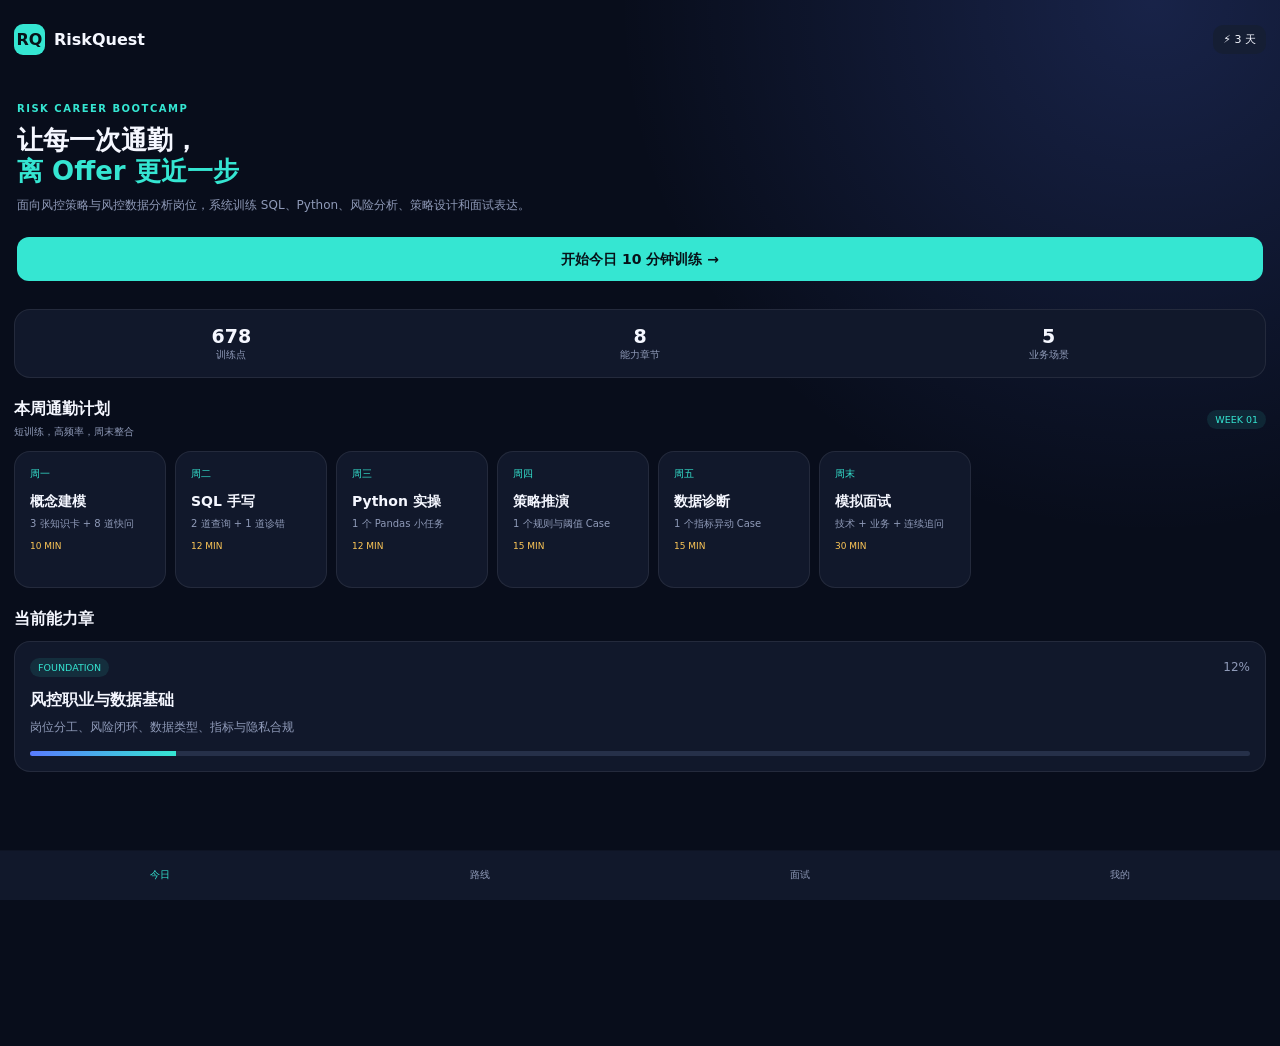
<file: index.html>
<!doctype html>
<html lang="zh-CN">
<head>
  <meta charset="UTF-8" />
  <meta name="viewport" content="width=device-width,initial-scale=1,viewport-fit=cover" />
  <meta name="theme-color" content="#080d1b" />
  <meta name="apple-mobile-web-app-capable" content="yes" />
  <meta name="apple-mobile-web-app-status-bar-style" content="black-translucent" />
  <meta name="apple-mobile-web-app-title" content="RiskQuest" />
  <link rel="manifest" href="./manifest.webmanifest" />
  <link rel="apple-touch-icon" href="./icons/icon-192.svg" />
  <title>RiskQuest 风控求职训练营</title>
  <script type="module" crossorigin src="./assets/app-zAOCsvY_.js"></script>
  <link rel="stylesheet" crossorigin href="./assets/style-ARplaBJe.css">
</head>
<body><div id="app"></div></body>
</html>
</file>
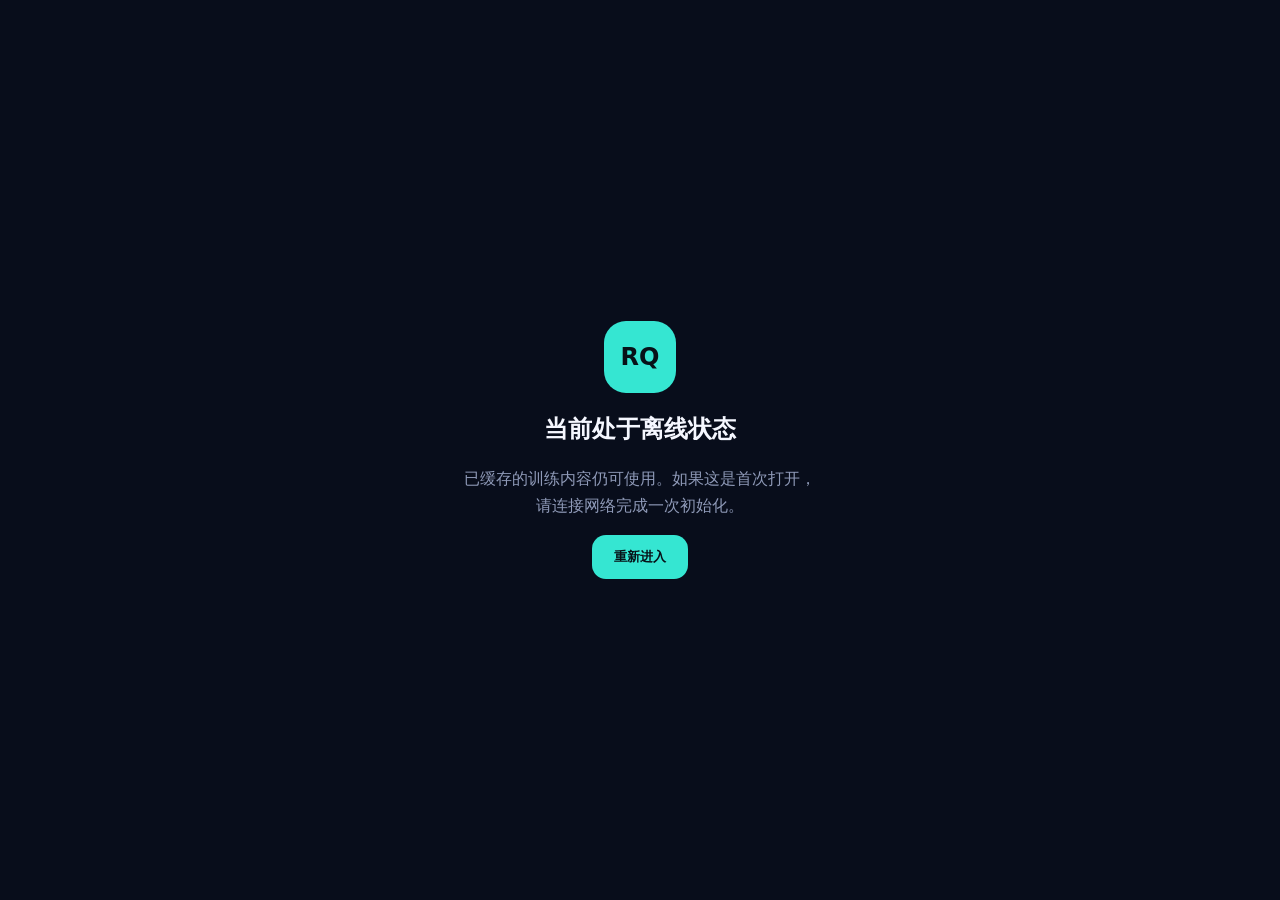
<file: offline.html>
<!doctype html><html lang="zh-CN"><meta charset="utf-8"><meta name="viewport" content="width=device-width,initial-scale=1"><meta name="theme-color" content="#080d1b"><title>RiskQuest 离线</title><style>body{margin:0;display:grid;place-items:center;min-height:100vh;background:#080d1b;color:#f5f7ff;font-family:system-ui}.box{max-width:360px;padding:30px;text-align:center}.mark{width:72px;height:72px;margin:auto;display:grid;place-items:center;border-radius:22px;background:#35e6d2;color:#071218;font-weight:900;font-size:24px}p{color:#8f9ab8;line-height:1.7}button{border:0;border-radius:14px;padding:13px 22px;background:#35e6d2;color:#071218;font-weight:800}</style><body><div class="box"><div class="mark">RQ</div><h2>当前处于离线状态</h2><p>已缓存的训练内容仍可使用。如果这是首次打开，请连接网络完成一次初始化。</p><button onclick="location.reload()">重新进入</button></div></body></html>
</file>
<file: assets/style-ARplaBJe.css>
uni-toast{position:fixed;top:0;right:0;bottom:0;left:0;z-index:999;display:block;box-sizing:border-box;pointer-events:none;font-size:16px}.uni-sample-toast{position:fixed;z-index:999;top:50%;left:50%;transform:translate(-50%,-50%);text-align:center;max-width:80%}.uni-simple-toast__text{display:inline-block;vertical-align:middle;color:#fff;background-color:rgba(17,17,17,.7);padding:10px 20px;border-radius:5px;font-size:13px;text-align:center;max-width:100%;word-break:break-all;white-space:normal}uni-toast .uni-mask{pointer-events:auto}.uni-toast{position:fixed;z-index:999;width:8em;top:50%;left:50%;transform:translate(-50%,-50%);background:rgba(17,17,17,.7);text-align:center;border-radius:5px;color:#fff}.uni-toast *{box-sizing:border-box}.uni-toast__icon{margin:20px 0 0;width:38px!important;height:38px!important;vertical-align:baseline!important}.uni-icon_toast{margin:15px 0 0}.uni-icon_toast.uni-icon-success-no-circle:before{color:#fff;font-size:55px}.uni-icon_toast.uni-loading{margin:20px 0 0;width:38px;height:38px;vertical-align:baseline}.uni-toast__content{margin:0 0 15px}*{margin:0;-webkit-tap-highlight-color:transparent}html,body{-webkit-user-select:none;-moz-user-select:none;user-select:none;width:100%;height:100%}body{overflow-x:hidden;font-size:16px}uni-app,uni-page,uni-page-wrapper,uni-page-body{display:block;box-sizing:border-box;width:100%}uni-page-wrapper{position:relative}#app,uni-app,uni-page,uni-page-wrapper{height:100%}.uni-mask{position:fixed;z-index:999;top:0;right:0;left:0;bottom:0;background:rgba(0,0,0,.5)}.uni-fade-enter-active,.uni-fade-leave-active{transition-duration:.25s;transition-property:opacity;transition-timing-function:ease}.uni-fade-enter-from,.uni-fade-leave-active{opacity:0}.uni-loading,uni-button[loading]:before{background-color:transparent;background-image:url(data:image/svg+xml;base64,\ [base64]);background-repeat:no-repeat}.uni-loading{width:20px;height:20px;display:inline-block;vertical-align:middle;animation:uni-loading 1s steps(12,end) infinite;background-size:100%}@keyframes uni-loading{0%{transform:rotate3d(0,0,1,0)}to{transform:rotate3d(0,0,1,360deg)}}html{--primary-color: #007aff;--UI-BG: #fff;--UI-BG-1: #f7f7f7;--UI-BG-2: #fff;--UI-BG-3: #f7f7f7;--UI-BG-4: #4c4c4c;--UI-BG-5: #fff;--UI-FG: #000;--UI-FG-0: rgba(0, 0, 0, .9);--UI-FG-HALF: rgba(0, 0, 0, .9);--UI-FG-1: rgba(0, 0, 0, .5);--UI-FG-2: rgba(0, 0, 0, .3);--UI-FG-3: rgba(0, 0, 0, .1)}uni-page[data-type] uni-page-body{background-color:transparent}body:after{position:fixed;content:"";left:-1000px;top:-1000px;animation:shadow-preload .1s;animation-delay:3s}@keyframes shadow-preload{0%{background-image:url(https://cdn.dcloud.net.cn/img/shadow-grey.png)}to{background-image:url(https://cdn.dcloud.net.cn/img/shadow-grey.png)}}.uni-async-error{position:absolute;left:0;right:0;top:0;bottom:0;color:#999;padding:100px 10px;text-align:center}.uni-async-loading{box-sizing:border-box;width:100%;padding:50px;text-align:center}.uni-async-loading .uni-loading{width:30px;height:30px}uni-page-head{display:block;box-sizing:border-box}.uni-page-head{position:fixed;left:var(--window-left);right:var(--window-right);height:44px;height:calc(44px + constant(safe-area-inset-top));height:calc(44px + env(safe-area-inset-top));padding:7px 3px;padding-top:calc(7px + constant(safe-area-inset-top));padding-top:calc(7px + env(safe-area-inset-top));display:flex;overflow:hidden;justify-content:space-between;box-sizing:border-box;z-index:998;color:#fff;background-color:#000;transition-property:all}.uni-page-head *{box-sizing:border-box}.uni-page-head .uni-btn-icon{overflow:hidden;min-width:1em;font-style:normal}.uni-page-head-titlePenetrate,.uni-page-head-titlePenetrate .uni-page-head-bd,.uni-page-head-titlePenetrate .uni-page-head-bd *{pointer-events:none}.uni-page-head-titlePenetrate *{pointer-events:auto}.uni-page-head.uni-page-head-transparent .uni-page-head-ft>div{justify-content:center}.uni-page-head~.uni-placeholder{width:100%;height:44px;height:calc(44px + constant(safe-area-inset-top));height:calc(44px + env(safe-area-inset-top))}.uni-placeholder-titlePenetrate{pointer-events:none}.uni-page-head-hd{display:flex;align-items:center;font-size:16px}.uni-page-head-bd{position:absolute;left:70px;right:70px;min-width:0;-webkit-user-select:auto;-moz-user-select:auto;user-select:auto}.uni-page-head-btn{position:relative;width:auto;margin:0 2px;word-break:keep-all;white-space:pre;cursor:pointer;font-size:0px}.uni-page-head-transparent .uni-page-head-btn{display:flex;align-items:center;width:32px;height:32px;border-radius:50%;background-color:rgba(0,0,0,.5)}.uni-page-head-btn-red-dot:after{content:attr(badge-text);position:absolute;right:0;top:0;background-color:red;color:#fff;width:18px;height:18px;line-height:18px;border-radius:18px;overflow:hidden;transform:scale(.5) translate(40%,-40%);transform-origin:100% 0}.uni-page-head-btn-red-dot[badge-text]:after{font-size:12px;width:auto;min-width:18px;max-width:42px;text-align:center;padding:0 3px;transform:scale(.7) translate(40%,-40%)}.uni-page-head-btn-select svg{vertical-align:middle;margin-left:2px;transform:rotate(270deg) scale(.8)}.uni-page-head-search{position:relative;display:flex;flex:1;margin:0 2px;line-height:30px;font-size:15px}.uni-page-head-search-input{width:100%;height:100%;padding-left:34px;text-align:left}.uni-page-head-search-input .uni-input-input:disabled{pointer-events:none}.uni-page-head-search-placeholder{position:absolute;max-width:100%;height:100%;padding-left:34px;overflow:hidden;word-break:keep-all;white-space:pre}.uni-page-head-search-placeholder-right{right:0}.uni-page-head-search-placeholder-center{left:50%;transform:translate(-50%)}.uni-page-head-search-icon{position:absolute;top:0;left:2px;width:30px;height:30px;display:flex;justify-content:center;align-items:center}.uni-page-head-ft{display:flex;align-items:center;flex-direction:row-reverse;font-size:13px}.uni-page-head__title{font-weight:700;font-size:16px;line-height:30px;text-align:center;overflow:hidden;white-space:nowrap;text-overflow:ellipsis}.uni-page-head__title .uni-loading{width:16px;height:16px;margin-top:-3px}.uni-page-head__title .uni-page-head__title_image{width:auto;height:26px;vertical-align:middle}.uni-page-head-shadow{overflow:visible}.uni-page-head-shadow:after{content:"";position:absolute;left:0;right:0;top:100%;height:5px;background-size:100% 100%}uni-page-head[uni-page-head-type=default]~uni-page-wrapper{height:calc(100% - 44px);height:calc(100% - 44px - constant(safe-area-inset-top));height:calc(100% - 44px - env(safe-area-inset-top))}.uni-page-head-shadow-grey:after{background-image:url(https://cdn.dcloud.net.cn/img/shadow-grey.png)}.uni-page-head-shadow-blue:after{background-image:url(https://cdn.dcloud.net.cn/img/shadow-blue.png)}.uni-page-head-shadow-green:after{background-image:url(https://cdn.dcloud.net.cn/img/shadow-green.png)}.uni-page-head-shadow-orange:after{background-image:url(https://cdn.dcloud.net.cn/img/shadow-orange.png)}.uni-page-head-shadow-red:after{background-image:url(https://cdn.dcloud.net.cn/img/shadow-red.png)}.uni-page-head-shadow-yellow:after{background-image:url(https://cdn.dcloud.net.cn/img/shadow-yellow.png)}uni-tabbar{display:block;box-sizing:border-box;width:100%;z-index:998}.uni-tabbar{display:flex;z-index:998;box-sizing:border-box}.uni-tabbar-top,.uni-tabbar-bottom,.uni-tabbar-top .uni-tabbar,.uni-tabbar-bottom .uni-tabbar{position:fixed;left:var(--window-left);right:var(--window-right)}.uni-app--showlayout+.uni-tabbar-top,.uni-app--showlayout+.uni-tabbar-bottom,.uni-app--showlayout+.uni-tabbar-top .uni-tabbar,.uni-app--showlayout+.uni-tabbar-bottom .uni-tabbar{left:var(--window-margin);right:var(--window-margin)}.uni-tabbar-bottom .uni-tabbar{bottom:0;padding-bottom:0;padding-bottom:constant(safe-area-inset-bottom);padding-bottom:env(safe-area-inset-bottom)}.uni-tabbar~.uni-placeholder{width:100%;margin-bottom:0;margin-bottom:constant(safe-area-inset-bottom);margin-bottom:env(safe-area-inset-bottom)}.uni-tabbar *{box-sizing:border-box}.uni-tabbar__item{display:flex;justify-content:center;align-items:center;flex-direction:column;flex:1;font-size:0;text-align:center;-webkit-tap-highlight-color:rgba(0,0,0,0)}.uni-tabbar__bd{position:relative;display:flex;flex-direction:column;align-items:center;justify-content:center;cursor:pointer}.uni-tabbar__icon{position:relative;display:inline-block;margin-top:5px}.uni-tabbar__icon.uni-tabbar__icon__diff{margin-top:0;width:34px;height:34px}.uni-tabbar__icon img{width:100%;height:100%}.uni-tabbar__iconfont{font-family:UniTabbarIconFont}.uni-tabbar__label{position:relative;text-align:center;font-size:10px}.uni-tabbar-border{position:absolute;left:0;top:0;width:100%;height:1px;transform:scaleY(.5)}.uni-tabbar__reddot{position:absolute;top:2px;right:0;width:12px;height:12px;border-radius:50%;background-color:#f43530;color:#fff;transform:translate(40%)}.uni-tabbar__badge{width:auto;height:16px;line-height:16px;border-radius:16px;min-width:16px;padding:0 2px;font-size:12px;text-align:center;white-space:nowrap}.uni-tabbar__mid{display:flex;justify-content:center;position:absolute;bottom:0;background-size:100% 100%}.uni-app--showtabbar uni-page-wrapper{display:block;height:calc(100% - var(--tab-bar-height));height:calc(100% - var(--tab-bar-height) - constant(safe-area-inset-bottom));height:calc(100% - var(--tab-bar-height) - env(safe-area-inset-bottom))}uni-page[data-type] uni-page-wrapper{height:100%}.uni-app--showtabbar uni-page-wrapper:after{content:"";display:block;width:100%;height:var(--tab-bar-height);height:calc(var(--tab-bar-height) + constant(safe-area-inset-bottom));height:calc(var(--tab-bar-height) + env(safe-area-inset-bottom))}.uni-app--showtabbar uni-page-head[uni-page-head-type=default]~uni-page-wrapper{height:calc(100% - 44px - var(--tab-bar-height));height:calc(100% - 44px - constant(safe-area-inset-top) - var(--tab-bar-height) - constant(safe-area-inset-bottom));height:calc(100% - 44px - env(safe-area-inset-top) - var(--tab-bar-height) - env(safe-area-inset-bottom))}uni-page-body{background:#080d1b;color:#f5f7ff;font-family:system-ui,-apple-system,PingFang SC,sans-serif}body{background:#080d1b}.page{min-height:100vh;padding:1rem .875rem 5rem;background:radial-gradient(circle at 90% 0,rgba(89,123,255,.2),transparent 35%),#080d1b}.safe-top{height:env(safe-area-inset-top)}.eyebrow{font-size:.625rem;letter-spacing:.09375rem;color:#35e6d2;font-weight:700}.title{font-size:1.625rem;line-height:1.18;font-weight:800;margin:.5625rem 0}.muted{color:#8f9ab8;font-size:.75rem;line-height:1.7}.card{background:#11182b;border:1px solid rgba(255,255,255,.08);border-radius:1rem;padding:.9375rem}.btn{height:2.75rem;line-height:2.75rem;border-radius:.75rem;background:#35e6d2;color:#071218;font-size:.875rem;font-weight:800;border:0}.btn:after{border:0}.btn.secondary{background:#1a233a;color:#fff}.row{display:flex;align-items:center}.between{justify-content:space-between}.pill{display:inline-flex;padding:.25rem .5rem;border-radius:3.09375rem;background:rgba(53,230,210,.1);color:#35e6d2;font-size:.59375rem}.progress{height:.28125rem;background:#263049;border-radius:.625rem;overflow:hidden}.progress uni-view{height:100%;background:linear-gradient(90deg,#597bff,#35e6d2)}uni-view{display:block}uni-view[hidden]{display:none}uni-text[selectable]{cursor:auto;-webkit-user-select:text;-moz-user-select:text;user-select:text}uni-text{white-space:pre-line}uni-button{position:relative;display:block;margin-left:auto;margin-right:auto;padding-left:14px;padding-right:14px;box-sizing:border-box;font-size:18px;text-align:center;text-decoration:none;line-height:2.55555556;border-radius:5px;-webkit-tap-highlight-color:transparent;overflow:hidden;color:#000;background-color:#f8f8f8;cursor:pointer}uni-button[hidden]{display:none!important}uni-button:after{content:" ";width:200%;height:200%;position:absolute;top:0;left:0;border:1px solid rgba(0,0,0,.2);transform:scale(.5);transform-origin:0 0;box-sizing:border-box;border-radius:10px}uni-button[native]{padding-left:0;padding-right:0}uni-button[native] .uni-button-cover-view-wrapper{border:inherit;border-color:inherit;border-radius:inherit;background-color:inherit}uni-button[native] .uni-button-cover-view-inner{padding-left:14px;padding-right:14px}uni-button uni-cover-view{line-height:inherit;white-space:inherit}uni-button[type=default]{color:#000;background-color:#f8f8f8}uni-button[type=primary]{color:#fff;background-color:#007aff}uni-button[type=warn]{color:#fff;background-color:#e64340}uni-button[disabled]{color:rgba(255,255,255,.6);cursor:not-allowed}uni-button[disabled][type=default],uni-button[disabled]:not([type]){color:rgba(0,0,0,.3);background-color:#f7f7f7}uni-button[disabled][type=primary]{background-color:rgba(0,122,255,.6)}uni-button[disabled][type=warn]{background-color:#ec8b89}uni-button[type=primary][plain]{color:#007aff;border:1px solid #007aff;background-color:transparent}uni-button[type=primary][plain][disabled]{color:rgba(0,0,0,.2);border-color:rgba(0,0,0,.2)}uni-button[type=primary][plain]:after{border-width:0}uni-button[type=default][plain]{color:#353535;border:1px solid #353535;background-color:transparent}uni-button[type=default][plain][disabled]{color:rgba(0,0,0,.2);border-color:rgba(0,0,0,.2)}uni-button[type=default][plain]:after{border-width:0}uni-button[plain]{color:#353535;border:1px solid #353535;background-color:transparent}uni-button[plain][disabled]{color:rgba(0,0,0,.2);border-color:rgba(0,0,0,.2)}uni-button[plain]:after{border-width:0}uni-button[plain][native] .uni-button-cover-view-inner{padding:0}uni-button[type=warn][plain]{color:#e64340;border:1px solid #e64340;background-color:transparent}uni-button[type=warn][plain][disabled]{color:rgba(0,0,0,.2);border-color:rgba(0,0,0,.2)}uni-button[type=warn][plain]:after{border-width:0}uni-button[size=mini]{display:inline-block;line-height:2.3;font-size:13px;padding:0 1.34em}uni-button[size=mini][native]{padding:0}uni-button[size=mini][native] .uni-button-cover-view-inner{padding:0 1.34em}uni-button[loading]:not([disabled]){cursor:progress}uni-button[loading]:before{content:" ";display:inline-block;width:18px;height:18px;vertical-align:middle;animation:uni-loading 1s steps(12,end) infinite;background-size:100%}uni-button[loading][type=primary]{color:rgba(255,255,255,.6);background-color:#0062cc}uni-button[loading][type=primary][plain]{color:#007aff;background-color:transparent}uni-button[loading][type=default]{color:rgba(0,0,0,.6);background-color:#dedede}uni-button[loading][type=default][plain]{color:#353535;background-color:transparent}uni-button[loading][type=warn]{color:rgba(255,255,255,.6);background-color:#ce3c39}uni-button[loading][type=warn][plain]{color:#e64340;background-color:transparent}uni-button[loading][native]:before{content:none}.button-hover{color:rgba(0,0,0,.6);background-color:#dedede}.button-hover[plain]{color:rgba(53,53,53,.6);border-color:rgba(53,53,53,.6);background-color:transparent}.button-hover[type=primary]{color:rgba(255,255,255,.6);background-color:#0062cc}.button-hover[type=primary][plain]{color:rgba(0,122,255,.6);border-color:rgba(0,122,255,.6);background-color:transparent}.button-hover[type=default]{color:rgba(0,0,0,.6);background-color:#dedede}.button-hover[type=default][plain]{color:rgba(53,53,53,.6);border-color:rgba(53,53,53,.6);background-color:transparent}.button-hover[type=warn]{color:rgba(255,255,255,.6);background-color:#ce3c39}.button-hover[type=warn][plain]{color:rgba(230,67,64,.6);border-color:rgba(230,67,64,.6);background-color:transparent}uni-scroll-view{display:block;width:100%}uni-scroll-view[hidden]{display:none}.uni-scroll-view{position:relative;-webkit-overflow-scrolling:touch;width:100%;height:100%;max-height:inherit}.uni-scroll-view-scrollbar-hidden::-webkit-scrollbar{display:none}.uni-scroll-view-scrollbar-hidden{-moz-scrollbars:none;scrollbar-width:none}.uni-scroll-view-content{width:100%;height:100%}.uni-scroll-view-refresher{position:relative;overflow:hidden;flex-shrink:0}.uni-scroll-view-refresher-container{position:absolute;width:100%;bottom:0;display:flex;flex-direction:column-reverse}.uni-scroll-view-refresh{position:absolute;top:0;left:0;right:0;bottom:0;display:flex;flex-direction:row;justify-content:center;align-items:center}.uni-scroll-view-refresh-inner{display:flex;align-items:center;justify-content:center;line-height:0;width:40px;height:40px;border-radius:50%;background-color:#fff;box-shadow:0 1px 6px rgba(0,0,0,.118),0 1px 4px rgba(0,0,0,.118)}.uni-scroll-view-refresh__spinner{transform-origin:center center;animation:uni-scroll-view-refresh-rotate 2s linear infinite}.uni-scroll-view-refresh__spinner>circle{stroke:currentColor;stroke-linecap:round;animation:uni-scroll-view-refresh-dash 2s linear infinite}@keyframes uni-scroll-view-refresh-rotate{0%{transform:rotate(0)}to{transform:rotate(360deg)}}@keyframes uni-scroll-view-refresh-dash{0%{stroke-dasharray:1,200;stroke-dashoffset:0}50%{stroke-dasharray:89,200;stroke-dashoffset:-35px}to{stroke-dasharray:89,200;stroke-dashoffset:-124px}}.top[data-v-c6ea2d5a]{height:2.875rem}.logo[data-v-c6ea2d5a]{display:inline-flex;width:1.9375rem;height:1.9375rem;border-radius:.5625rem;background:#35e6d2;color:#071218;align-items:center;justify-content:center;font-weight:900}.brand[data-v-c6ea2d5a]{margin-left:.5625rem;font-weight:800}.streak[data-v-c6ea2d5a]{background:#151e34;padding:.4375rem .625rem;border-radius:.625rem;font-size:.6875rem}.hero[data-v-c6ea2d5a]{padding:2.1875rem .1875rem 1.1875rem}.title uni-text[data-v-c6ea2d5a]{color:#35e6d2}.start[data-v-c6ea2d5a]{margin:1.3125rem 0 0}.summary[data-v-c6ea2d5a]{margin:.5625rem 0 1.3125rem;text-align:center}.summary>uni-view[data-v-c6ea2d5a]{width:33%}.num[data-v-c6ea2d5a],.label[data-v-c6ea2d5a]{display:block}.num[data-v-c6ea2d5a]{font-size:1.1875rem;font-weight:800}.label[data-v-c6ea2d5a]{font-size:.59375rem;color:#8f9ab8;margin-top:.15625rem}.section[data-v-c6ea2d5a]{margin:1.3125rem 0 .6875rem}.heading[data-v-c6ea2d5a]{font-size:1rem;font-weight:800;display:block}.section .muted[data-v-c6ea2d5a]{font-size:.625rem}.rhythm[data-v-c6ea2d5a]{width:100%}.rhythm-row[data-v-c6ea2d5a]{display:flex;gap:.5625rem;width:-moz-max-content;width:max-content}.day[data-v-c6ea2d5a]{width:7.5rem;min-height:6.5625rem}.day uni-text[data-v-c6ea2d5a]{display:block}.dayname[data-v-c6ea2d5a]{color:#35e6d2;font-size:.625rem}.task[data-v-c6ea2d5a]{font-size:.875rem;font-weight:800;margin:.75rem 0 .3125rem}.detail[data-v-c6ea2d5a]{font-size:.625rem;color:#8f9ab8;line-height:1.5}.time[data-v-c6ea2d5a]{font-size:.5625rem;color:#ffc857;margin-top:.625rem}.track-title[data-v-c6ea2d5a]{display:block;font-size:.96875rem;font-weight:800;margin:.75rem 0 .3125rem}.track .progress[data-v-c6ea2d5a]{margin-top:.875rem}.rule[data-v-ba759fdc]{display:flex;justify-content:space-between;margin:1.1875rem 0}.step[data-v-ba759fdc]{text-align:center;font-size:.59375rem;color:#8f9ab8}.step uni-text[data-v-ba759fdc]{display:flex;margin:0 auto .375rem;width:1.40625rem;height:1.40625rem;align-items:center;justify-content:center;border-radius:50%;background:#202a45;color:#35e6d2}.tracks[data-v-ba759fdc]{display:flex;flex-direction:column;gap:.625rem}.track[data-v-ba759fdc]{display:flex;gap:.6875rem}.locked[data-v-ba759fdc]{opacity:.45}.icon[data-v-ba759fdc]{flex:none;width:2.4375rem;height:2.4375rem;border-radius:.6875rem;background:#35e6d2;color:#071218;font-weight:900;display:flex;align-items:center;justify-content:center}.copy[data-v-ba759fdc]{flex:1;min-width:0}.code[data-v-ba759fdc],.count[data-v-ba759fdc]{font-size:.5625rem;color:#35e6d2}.name[data-v-ba759fdc]{display:block;font-size:.90625rem;font-weight:800;margin:.40625rem 0}.desc[data-v-ba759fdc]{font-size:.65625rem;color:#8f9ab8;line-height:1.5}.pills[data-v-ba759fdc]{display:flex;flex-wrap:wrap;gap:.25rem;margin-top:.625rem}.pills uni-text[data-v-ba759fdc]{padding:.21875rem .34375rem;background:#202a45;border-radius:.3125rem;color:#adb8d5;font-size:.53125rem}.pills .pass[data-v-ba759fdc]{color:#ffc857}uni-textarea{width:300px;height:150px;display:block;position:relative;font-size:16px;line-height:normal;white-space:pre-wrap;word-break:break-all}uni-textarea[hidden]{display:none}.uni-textarea-wrapper,.uni-textarea-placeholder,.uni-textarea-line,.uni-textarea-compute,.uni-textarea-textarea{outline:none;border:none;padding:0;margin:0;text-decoration:inherit}.uni-textarea-wrapper{display:block;position:relative;width:100%;height:100%;min-height:inherit;overflow-y:hidden}.uni-textarea-placeholder,.uni-textarea-line,.uni-textarea-compute,.uni-textarea-textarea{position:absolute;width:100%;height:100%;left:0;top:0;white-space:inherit;word-break:inherit}.uni-textarea-placeholder{color:gray;overflow:hidden}.uni-textarea-line,.uni-textarea-compute{visibility:hidden;height:auto}.uni-textarea-line{width:1em}.uni-textarea-textarea{resize:none;background:none;color:inherit;opacity:1;font:inherit;line-height:inherit;letter-spacing:inherit;text-align:inherit;text-indent:inherit;text-transform:inherit;text-shadow:inherit}.uni-textarea-textarea-fix-margin{width:auto;right:0;margin:0 -3px}.uni-textarea-textarea:disabled{-webkit-text-fill-color:currentcolor}@keyframes once-show{0%{top:0}}uni-resize-sensor,uni-resize-sensor>div{position:absolute;left:0;top:0;right:0;bottom:0;overflow:hidden}uni-resize-sensor{display:block;z-index:-1;visibility:hidden;animation:once-show 1ms}uni-resize-sensor>div>div{position:absolute;left:0;top:0}uni-resize-sensor>div:first-child>div{width:100000px;height:100000px}uni-resize-sensor>div:last-child>div{width:200%;height:200%}.meta[data-v-194a0563],.target[data-v-194a0563]{font-size:.65625rem;color:#8f9ab8;margin:.78125rem 0 .5rem}.target[data-v-194a0563]{margin:.4375rem 0}.question[data-v-194a0563]{margin-top:.78125rem}.level[data-v-194a0563]{font-size:.625rem;color:#ffc857}.qtitle[data-v-194a0563]{display:block;font-size:1.125rem;font-weight:800;line-height:1.5;margin:1.09375rem 0}.scene[data-v-194a0563]{padding:.75rem;background:#0a1020;border-left:.1875rem solid #9a6cff;border-radius:0 .625rem .625rem 0;font-size:.6875rem;color:#aeb9d4}.options[data-v-194a0563]{display:flex;flex-direction:column;gap:.5625rem;margin:1.0625rem 0}.option[data-v-194a0563]{display:flex;align-items:center;gap:.625rem;padding:.78125rem;border-radius:.6875rem;background:#182138;border:.0625rem solid transparent;font-size:.71875rem}.option.selected[data-v-194a0563]{border-color:#35e6d2}.option.correct[data-v-194a0563]{border-color:#4ee59a;background:rgba(78,229,154,.1)}.option.wrong[data-v-194a0563]{border-color:#ff647c}.key[data-v-194a0563]{width:1.4375rem;height:1.4375rem;border-radius:.40625rem;background:#25304d;display:flex;align-items:center;justify-content:center}.open-wrap[data-v-194a0563],.code-task[data-v-194a0563]{margin:.9375rem 0;font-size:.65625rem;color:#aeb9d4}.open-wrap uni-textarea[data-v-194a0563],.editor[data-v-194a0563]{box-sizing:border-box;width:100%;height:10.3125rem;margin-top:.5625rem;padding:.75rem;background:#050a14;color:#d7e2ff;border:.0625rem solid #273250;border-radius:.6875rem;font-family:monospace;font-size:.6875rem;line-height:1.6}.block-label[data-v-194a0563]{display:block;color:#35e6d2;font-size:.5625rem;font-weight:800;letter-spacing:.0625rem;margin:.75rem 0 .3125rem}.code-block[data-v-194a0563]{display:block;white-space:pre;min-width:100%;box-sizing:border-box;padding:.6875rem;background:#050a14;border:1px solid #273250;border-radius:.5625rem;color:#b9c8eb;font-family:monospace;font-size:.625rem;line-height:1.55}.sample[data-v-194a0563]{color:#8fefcc}.requirement[data-v-194a0563]{display:block;color:#f5f7ff;font-weight:700;line-height:1.6;margin-top:.78125rem}.explain[data-v-194a0563]{padding:.75rem;background:rgba(53,230,210,.08);border-radius:.625rem;color:#b7c3de;font-size:.6875rem;line-height:1.7;margin-bottom:.875rem}.explain uni-text[data-v-194a0563]{color:#35e6d2;font-weight:800}.result[data-v-194a0563]{text-align:center;padding-top:4.0625rem}.trophy[data-v-194a0563]{display:block;font-size:2.8125rem}.score-card[data-v-194a0563]{margin:1.09375rem 0}.score-card uni-text[data-v-194a0563]{display:block;color:#8f9ab8}.score-card .score[data-v-194a0563]{font-size:1.8125rem;color:#35e6d2;font-weight:900;margin-bottom:.375rem}.result .btn[data-v-194a0563]{margin-top:1.09375rem}.route-btn[data-v-194a0563]{margin-top:.5625rem!important}.tips[data-v-aa861ef5]{margin:1.1875rem 0}.tips-title[data-v-aa861ef5]{display:block;font-size:.875rem;font-weight:800;margin-bottom:.6875rem}.tips uni-view[data-v-aa861ef5]{font-size:.6875rem;color:#9da8c4;margin:.5rem 0}.tips b[data-v-aa861ef5]{display:inline-block;color:#35e6d2;width:3.125rem}.rounds[data-v-aa861ef5]{display:flex;flex-direction:column;gap:.625rem}.icon[data-v-aa861ef5]{width:2.34375rem;height:2.34375rem;background:#1f2b4a;color:#35e6d2;border-radius:.6875rem;display:flex;align-items:center;justify-content:center;font-size:.625rem;font-weight:900}.name[data-v-aa861ef5]{display:block;font-size:.96875rem;font-weight:800;margin:.78125rem 0 .3125rem}.desc[data-v-aa861ef5]{font-size:.6875rem;color:#8f9ab8;line-height:1.6}.foot[data-v-aa861ef5]{margin-top:.875rem;color:#35e6d2;font-size:.59375rem}.warning[data-v-aa861ef5]{text-align:center;color:#707b98;font-size:.5625rem;padding:1.1875rem .46875rem}.identity[data-v-bdb3e124]{text-align:center;margin-top:1.09375rem}.avatar[data-v-bdb3e124]{width:4.0625rem;height:4.0625rem;border-radius:1.125rem;background:linear-gradient(145deg,#597bff,#9a6cff);display:flex;align-items:center;justify-content:center;margin:0 auto .75rem;font-size:1.1875rem;font-weight:900}.role[data-v-bdb3e124]{display:block;font-size:1.03125rem;font-weight:800}.identity .muted[data-v-bdb3e124]{display:block;margin:.3125rem 0 .5625rem}.metrics[data-v-bdb3e124]{display:flex;margin-top:1.09375rem;border-top:1px solid rgba(255,255,255,.08);padding-top:.875rem}.metrics uni-view[data-v-bdb3e124]{width:33%}.metrics b[data-v-bdb3e124],.metrics uni-text[data-v-bdb3e124]{display:block}.metrics b[data-v-bdb3e124]{font-size:1.09375rem}.metrics uni-text[data-v-bdb3e124]{font-size:.5625rem;color:#8f9ab8}.skill[data-v-bdb3e124],.actions[data-v-bdb3e124]{margin-top:.6875rem}.heading[data-v-bdb3e124]{display:block;font-size:.90625rem;font-weight:800}.skill-row[data-v-bdb3e124]{margin-top:.875rem;font-size:.6875rem}.skill-row .progress[data-v-bdb3e124]{margin-top:.40625rem}.score[data-v-bdb3e124]{color:#35e6d2}.actions .muted[data-v-bdb3e124]{display:block;margin-top:.5625rem}
</file>
